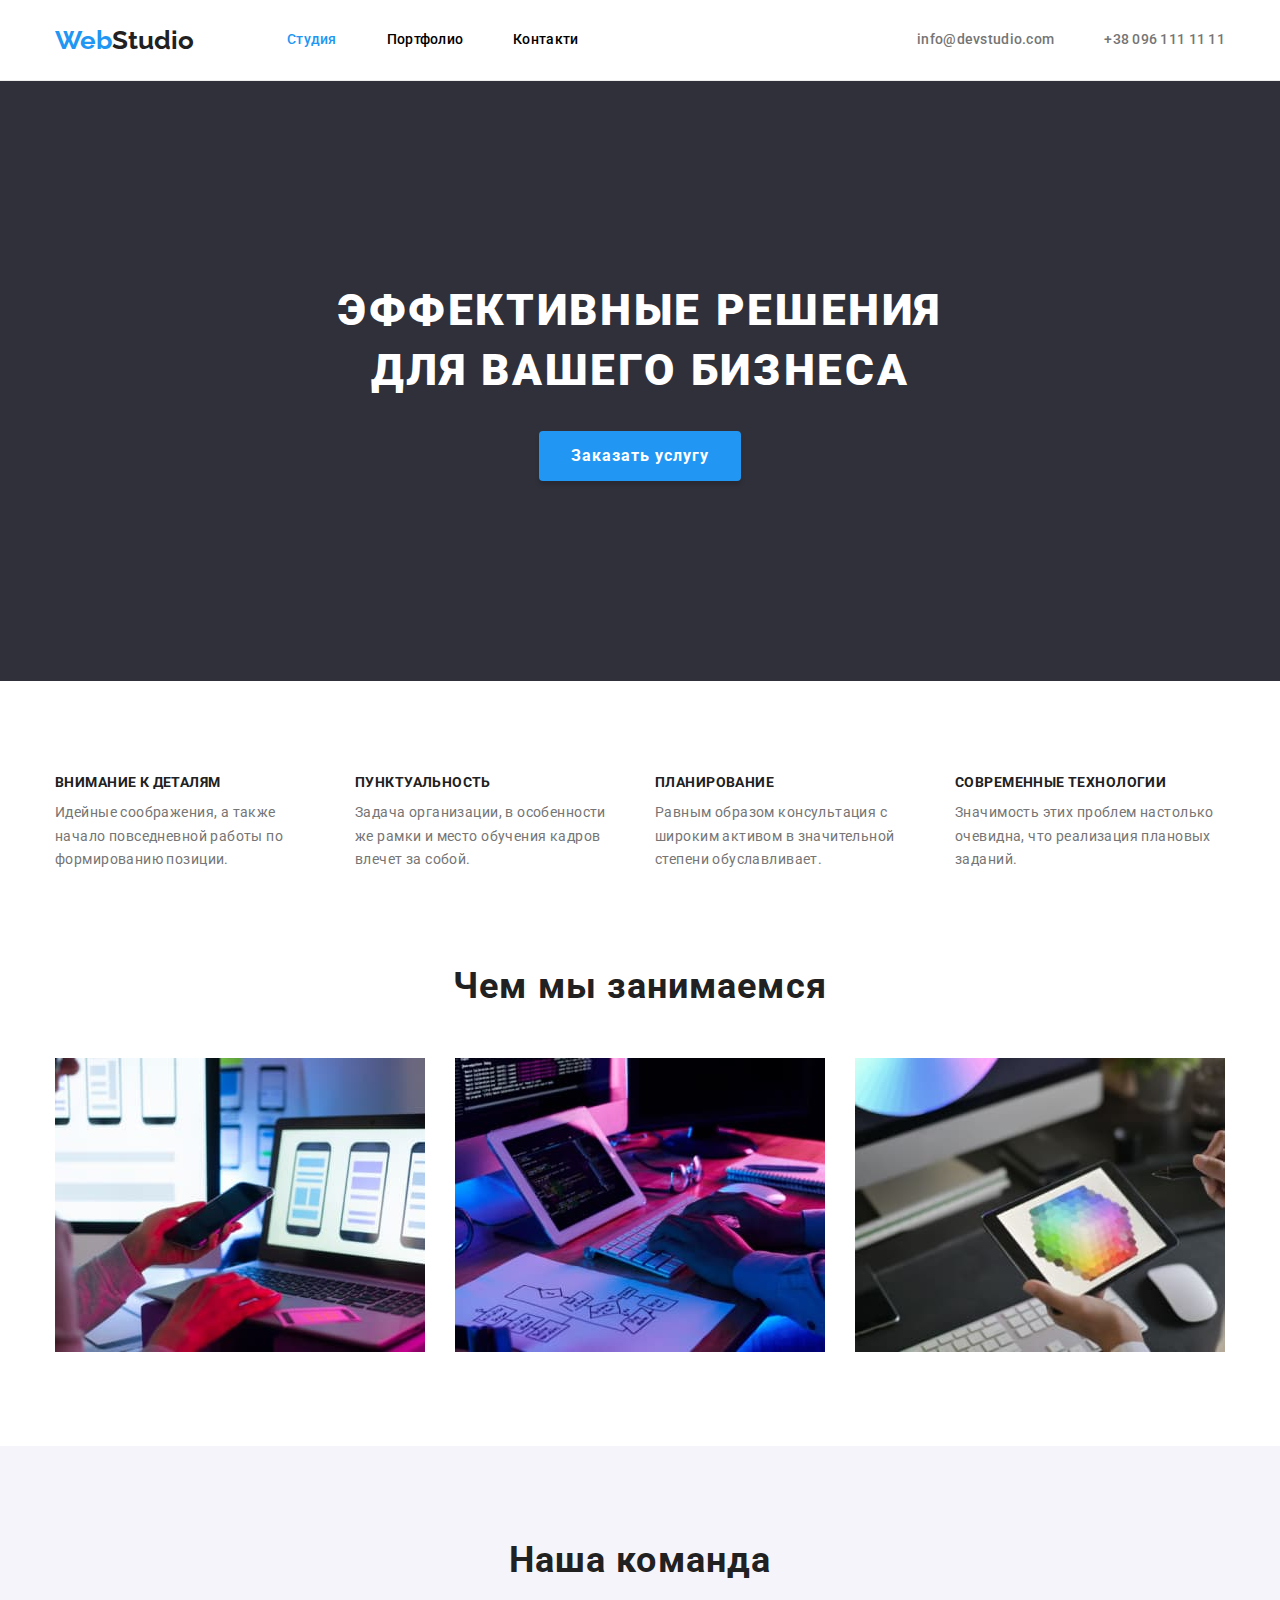
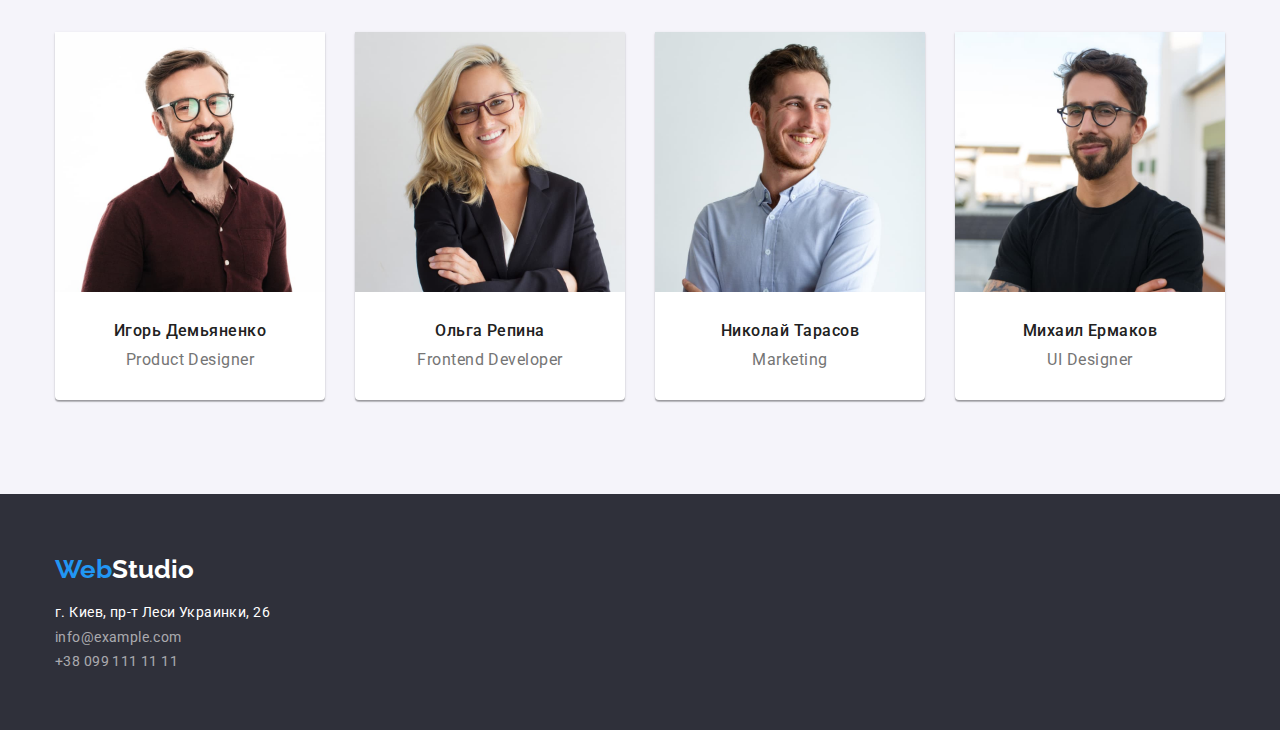
<file: index.html>
<!DOCTYPE html>
<html lang="ru">
  <head>
    <meta charset="UTF-8" />
    <meta http-equiv="X-UA-Compatible" content="IE=edge" />
    <meta name="viewport" content="width=device-width, initial-scale=1.0" />
    <title>Document</title>
    <link rel="preconnect" href="https://fonts.googleapis.com">
    <link rel="preconnect" href="https://fonts.gstatic.com" crossorigin>
    <link href="https://fonts.googleapis.com/css2?family=Raleway:wght@700&family=Roboto:wght@400;500;700;900&display=swap"
        rel="stylesheet">
        <link rel="stylesheet" 
        href="https://cdnjs.cloudflare.com/ajax/libs/modern-normalize/0.6.0/modern-normalize.min.css"/>
        <link rel="stylesheet" href="./css/styles.css">
  </head>
  <body>

        <header class="page-header">
          <div class="container">

            <nav class="header-nav">
              <a href="./index.html" class="logo-page-header" lang="en"><span class="web-logo">Web</span>Studio</a>
            
              <ul class="site-nav-list">
                <li class="nav-item"><a href="" class="link">Студия</a></li>
                <li class="nav-item"><a href="./portfolio.html" class="resume">Портфолио</a></li>
                <li class="nav-item"><a href=""class="contacts">Контакти</a></li>
              </ul>
            </nav>

            <ul class="site-nav2">
              <li class="nav-item2"><a href="mailto:info@devstudio.com" class="mail">info@devstudio.com</a></li>
              <li class="nav-item2"><a href="#" class="number">+38 096 111 11 11</a></li>
            </ul> 
          </div>
      </header>

      <main>
          <section class="section hero">
            <div class="container">
          <h1 class="hero-title">Эффективные решения для вашего бизнеса</h1>
          <button type="button" class="button-primary">Заказать услугу</button>
          </div>
          </section>
          <section class="section features"> 
            <div class="container">
              <h2 class="features-title-main"> Наше преимущество</h2>
              <ul class="features-list">
                  <li class="feature-item">
                      <h3 class="features-title">Внимание к деталям</h3>
                      <p class="title-list">Идейные соображения, а также начало повседневной работы по формированию позиции.</p>
                  </li>
                  <li class="feature-item">
                      <h3 class="features-title">Пунктуальность</h3>
                      <p class="title-list">Задача организации, в особенности же рамки и место обучения кадров влечет за собой.</p>
                  </li>
                  <li class="feature-item">
                      <h3 class="features-title">Планирование</h3>
                      <p class="title-list">Равным образом консультация с широким активом в значительной степени обуславливает.</p>
                  </li>
                  <li class="feature-item">
                      <h3 class="features-title">Современные технологии</h3>
                      <p class="title-list">Значимость этих проблем настолько очевидна, что реализация плановых заданий.</p>
                  </li>
              </ul>
              </div>
          </section>
          <section class="section work">
              <div class="container">
            <h2 class="work-title">Чем мы занимаемся</h2>
              <ul class="work-list">
                <li>
                <img class="img-class" src="./images/img1_1.jpg" width="370" height="294" alt="проектируем сайты">
                </li>
                <li>
                    <img  class="img-class" src="./images/img3.jpg" width="370" height="294" alt="сайты для любых девайсов">
                </li>
                <li>
                    <img class="img-class" src="./images/img2_1.jpg" width="370" height="294" alt="графическое оформление">
                </li>
            </ul>
            </div>
            </section>
            <section class="section staff">
              <div class="container">
            <h2 class="staff-title">Наша команда</h2>
             <ul class="staff-title-list">
             <li>
             <img src="./images/img3_1.jpg" width="270" height="260" alt="Игорь Демьяненко Product Designer">
             <h3 class="staff-list">Игорь Демьяненко</h3> 
             <p class="staff-position">Product Designer</p>
            </li>
             <li>
             <img src="./images/img4_1.jpg" width="270" height="260" alt="Ольга Репина Frontend Developer">
             <h3 class="staff-list">Ольга Репина</h3> 
             <p class="staff-position">Frontend Developer</p>
            </li>
             <li>
            <img src="./images/img5_1.jpg" width="270" height="260" alt="Николай Тарасов Marketing">
            <h3 class="staff-list">Николай Тарасов</h3> 
            <p class="staff-position">Marketing</p>
            </li>
            <li>
            <img src="./images/img6_1.jpg" width="270" height="260" alt="Михаил Ермаков Designer">
             <h3 class="staff-list">Михаил Ермаков</h3> 
             <p class="staff-position">UI Designer</p>
            </li>
            </ul>
            </div>
            </section>
    
      </main>
      <footer class="section footer ">
      <div class="container"> 
        <a href="./index.html" class="logo-footer" lang="en"><span class="web-logo">Web</span>Studio</a>
      <address>
      
         <ul class="footer-nav">
          <li class="footer-nav-li"><a href="https://goo.gl/maps/piqngm7oDQpEDh6u6" class="location" target="_blank" rel="noopener nofollow noreferrer">г. Киев, пр-т Леси Украинки, 26 </a></li> 
          <li class="footer-nav-li"><a href="mailto:info@example.com"class="footer-mail">info@example.com </a></li> 
          <li class="footer-nav-li"><a href="#"class="footer-number">+38 099 111 11 11 </a></li>
          </ul>
    
        </address>
        </div>

        
      </footer>
    
  </body>
</html>
</file>
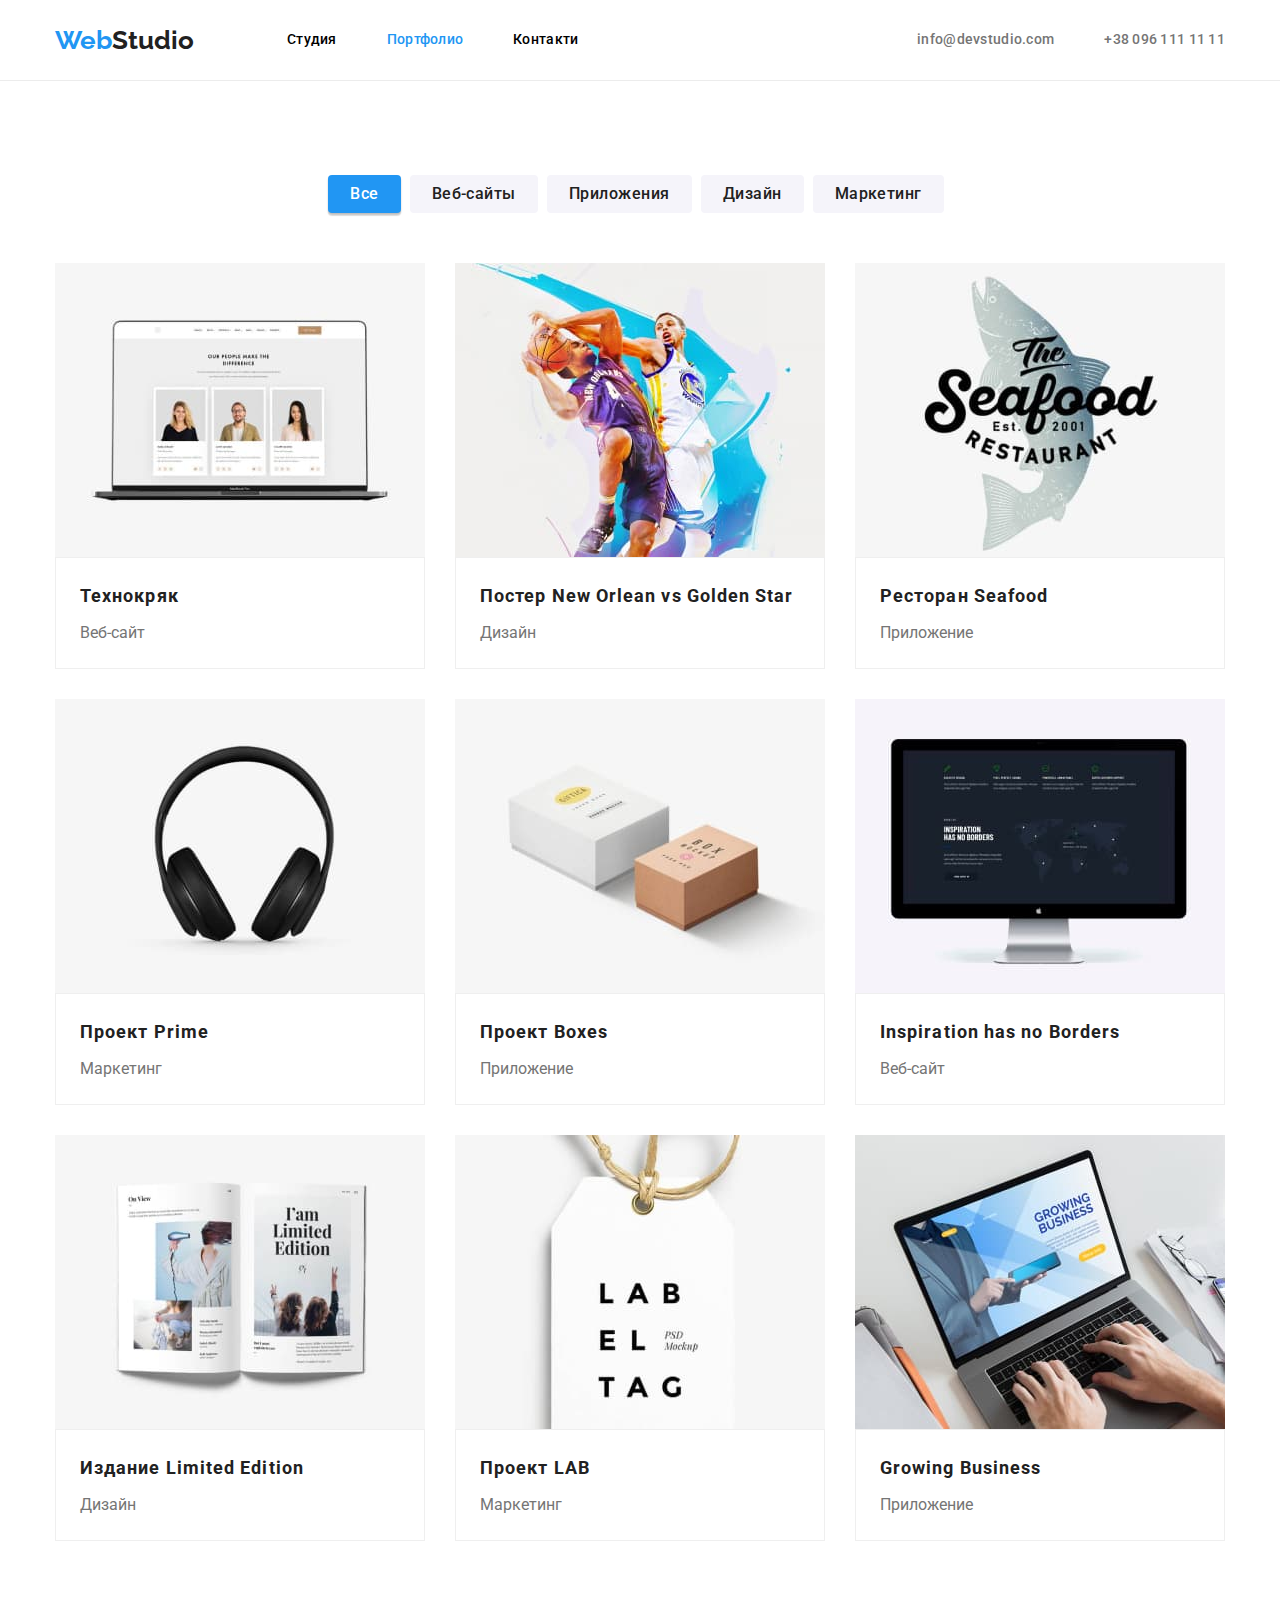
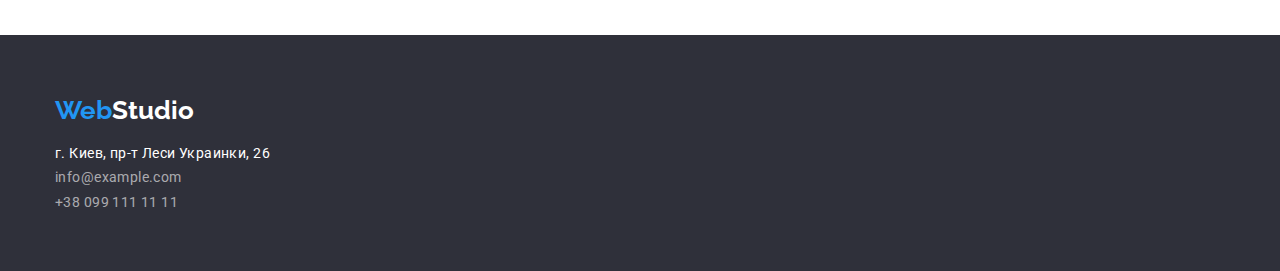
<file: portfolio.html>
<!DOCTYPE html>
<html lang="en">

<head>
    <meta charset="UTF-8">
    <meta http-equiv="X-UA-Compatible" content="IE=edge">
    <meta name="viewport" content="width=device-width, initial-scale=1.0">
    <title>Document</title>
    <link rel="preconnect" href="https://fonts.googleapis.com">
    <link rel="preconnect" href="https://fonts.gstatic.com" crossorigin>
    <link
        href="https://fonts.googleapis.com/css2?family=Raleway:wght@700&family=Roboto:wght@400;500;700;900&display=swap"
        rel="stylesheet">
    <link rel="stylesheet"
        href="https://cdnjs.cloudflare.com/ajax/libs/modern-normalize/0.6.0/modern-normalize.min.css" />
    <link rel="stylesheet" href="./css/styles.css">
</head>

<body>
    <header class="page-header">

        <div class="container">

            <nav class="header-nav">
                <a href="./index.html" class="logo-page-header" lang="en"><span class="web-logo">Web</span>Studio</a>

                <ul class="site-nav-list">
                    <li class="nav-item"><a href="./index.html" class="link2">Студия</a></li>
                    <li class="nav-item"><a href="" class="resume2">Портфолио</a></li>
                    <li class="nav-item"><a href="" class="contacts">Контакти</a></li>
                </ul>
            </nav>

            <ul class="site-nav2">
                <li class="nav-item2"><a href="mailto:info@devstudio.com" class="mail2">info@devstudio.com</a></li>
                <li class="nav-item2"><a href="#" class="number">+38 096 111 11 11</a></li>
            </ul>

        </div>

    </header>
    <main>
        <section class="section portfolio">

            <div class="container">

                <h1 class="visually-hidden">Портфолио</h1>

                <ul class="button-port">
                    <li class="button-port-item"><button type="button" class="button-list active">Все</button></li>
                    <li class="button-port-item"><button type="button" class="button-list">Веб-сайты</li>
                    <li class="button-port-item"><button type="button" class="button-list">Приложения</li>
                    <li class="button-port-item"><button type="button" class="button-list">Дизайн</li>
                    <li class="button-port-item"><button type="button" class="button-list">Маркетинг</li>
                </ul>
            
            
                <ul class="offers">
                    <li class="offers-item"><img src="./images/img7.jpg" class="" width="370" height="294"
                            alt="Технокряк">
                        <div class="card-border">
                            <h3 class="work-title2">Технокряк</h3>
                            <p class="work-list2">Веб-сайт</p>
                        </div>
                    </li>


                    <li class="offers-item"><img src="./images/img8.jpg" class="" width="370" height="294"
                            alt="Постер New Orlean vs Golden Star">
                        <div class="card-border">
                            <h3 class="work-title2">Постер New Orlean vs Golden Star</h3>
                            <p class="work-list2">Дизайн</p>
                        </div>
                    </li>

                    <li class="offers-item"><img src="./images/img9.jpg" class="" width="370" height="294"
                            alt="Ресторан Seafood">
                        <div class="card-border">
                            <h3 class="work-title2">Ресторан Seafood</h3>
                            <p class="work-list2">Приложение</p>
                        </div>
                    </li>

                    <li class="offers-item"><img src="./images/img10.jpg" class="" width="370" height="294" alt="Проект Prime">
                        <div class="card-border">
                            <h3 class="work-title2">Проект Prime</h3>
                            <p class="work-list2">Маркетинг</p>
                        </div>
                    </li>

                    <li class="offers-item"><img src="./images/img11.jpg" class="" width="370" height="294" alt="Проект Boxes">
                        <div class="card-border">
                            <h3 class="work-title2">Проект Boxes</h3>
                            <p class="work-list2">Приложение</p>
                        </div>
                    </li>

                    <li class="offers-item"><img src="./images/img12.jpg" class="" width="370" height="294"
                            alt="Inspiration has no Borders">
                        <div class="card-border">
                            <h3 class="work-title2">Inspiration has no Borders</h3>
                            <p class="work-list2">Веб-сайт</p>
                        </div>
                    </li>

                    <li class="offers-item"><img src="./images/img13.jpg" class="" width="370" height="294"
                            alt="Издание Limited Edition">
                        <div class="card-border">
                            <h3 class="work-title2">Издание Limited Edition</h3>
                            <p class="work-list2">Дизайн</p>
                        </div>
                    </li>

                    <li class="offers-item"><img src="./images/img14.jpg" class="" width="370" height="294" alt="Проект LAB">
                        <div class="card-border">
                            <h3 class="work-title2">Проект LAB</h3>
                            <p class="work-list2">Маркетинг</p>
                        </div>
                    </li>

                    <li class="offers-item"><img src="./images/img15.jpg" class="" width="370" height="294"
                            alt="Growing Business">
                        <div class="card-border">
                            <h3 class="work-title2">Growing Business</h3>
                            <p class="work-list2">Приложение</p>
                        </div>
                    </li>
                </ul>
            </div>
        </section>
    </main>
    <footer class="section footer">
        <div class="container">
            <a href="./index.html" class="logo-footer" lang="en"><span class="web-logo">Web</span>Studio</a>
            <address>
                <ul class="footer-nav">
                    <li class="footer-nav-li"><a href="https://goo.gl/maps/piqngm7oDQpEDh6u6" class="location"
                            target="_blank" rel="noopener nofollow noreferrer">г. Киев, пр-т Леси Украинки, 26 </a></li>
                    <li class="footer-nav-li"><a href="mailto:info@example.com" class="footer-mail">info@example.com
                        </a></li>
                    <li class="footer-nav-li"><a href="#" class="footer-number">+38 099 111 11 11 </a></li>
                </ul>
            </address>
        </div>
    </footer>
    </div>
</body>

</html>
</file>
<file: css/styles.css>
:root {
    --primary-text-color:#757575;
    --title-text-color:#212121;
    --accent-color:#2196F3;
    --primary-bcg-color:#FFFFFF;
    --primary-bcg-accent-color:#2196F3;
    --font-family:'Relaway',sans-serif;
    --font-family: 'Roboto',sans-serif;
}

*,
*::before,
*::after{
box-sizing: inherit;
box-sizing: border-box;
}
.container{
    width: 1200px;
    padding-left: 15px;
    padding-right: 15px;
    margin: 0 auto ;
}

.page-header .container{
    display: flex;
}


ul{
    margin: 0px;
    padding: 0px;
}
a{
    display: inline-block;
}
/*body*/
body {
    background-color:var(--primary-bcg-color);
    color: var(--primary-text-color);
    font-family: 'Roboto', sans-serif;
    font-size: 14px;
    line-height: 1.14;
}
html {
    box-sizing: border-box;
}

*,
*::after,
*::before {
    box-sizing: inherit;
}

/* Стили для обнуления верхних отступов у элементов */
h1,
h2,
h3,
h4,
h5,
h6,
p {
    margin-top: 0;
}

/* Класс для обнуления базовых свойств у списков (ul) */
.list {
    list-style: none;
    padding-left: 0;
    margin: 0;
}

/* Класс для обнуления базовых свойств у ссылок */
.link {
    text-decoration: none;
    color: inherit;
}

/* Свойства для корректного отображения картинок */
img {
    display: block;
    max-width: 100%;
    height: auto;
}

/* Свойства для обнуления курсива у address */

address {
    font-style: normal;
}

.page-header {
    background:var(--primary-bcg-color);
    border-bottom: 1px solid #ECECEC;
  
    
}
.header-nav{
    display: flex;
     align-items: center;
     margin-right: auto;

}

.visually-hidden {
    position: absolute;
    width: 1px;
    height: 1px;
    margin: -1px;
    border: 0;
    padding: 0;
    white-space: nowrap;
    clip-path: inset(100%);
    clip: rect(0 0 0 0);
    overflow: hidden;
}

.logo-page-header {
        font-family: 'Raleway';
        color:var(--title-text-color);
        font-weight: 700;
        font-style: normal;
        font-size: 26px;
        line-height: 1.19;
        text-decoration: none;
        margin: 0;
        margin-right: 93px;
    }
    .logo-footer {
        font-family: 'Raleway';
        color:var(--primary-bcg-color);
        font-weight: 700;
        font-style: normal;
        font-size: 26px;
        line-height: 1.19;
        text-decoration: none;
        margin-bottom: 20px;
        

    }

    .web-logo{
        color: var(--accent-color);
        font-style: normal;
        font-weight: 700;
        font-size: 26px;
        line-height: 1.19;
        text-decoration: none;

    }

/* site-nav */
.site-nav-list{
display: flex;

}


.site-nav2{
display: flex;
margin-left: 0;

    }
    .nav-item{
        margin-left: 50px;
    }
    .nav-item:first-child{
        margin:0;
    }
   
    
    .header-box1{
        display: flex;
        align-items: center;
    }
    .header-box2{
        margin-left: auto;
    }

    .nav-item2{
    margin-left: 50px;

    }
    .nav-item2:first-child{
        margin-left: 0;
    }

.button-port{
    display: flex;
    margin-right: 8px;
    justify-content: center;
    margin-bottom: 50px;

}
.button-port-item{
    display: flex;
    flex-direction: row;

}
.link{
    color:#2196F3;
    text-decoration: none;
    letter-spacing: 0.02em;
    font-weight: 500;
    padding-top: 32px;
    padding-bottom: 32px;

}
.link:hover,:focus {
    color:var(--title-text-color);
    
}
.link2{
    color:black;
    text-decoration: none;
    letter-spacing: 0.02em;
    font-weight: 500;
    line-height: 1.14;
     padding-top: 32px;
     padding-bottom: 32px;
}
.link2:hover,:focus{
    color: var(--accent-color)

}
.resume {
    color:black;
    text-decoration: none;
    font-weight: 500;
    font-size: 14px;
    line-height: 1.14;
    letter-spacing: 0.02em;
    padding-top: 32px;
    padding-bottom: 32px;}
  
.resume:hover,:focus{
    color:var(--accent-color);
}
.resume2{
    color: #2196F3;
    text-decoration: none;
    letter-spacing: 0.02em;
    font-weight: 500;
    line-height: 1.14;
    padding-top: 32px;
    padding-bottom: 32px;


}
.resume2:hover,:focus{
    color:var(--title-text-color);
}
.contacts{
    color:black;
    text-decoration: none;
    font-weight: 500;
    letter-spacing: 0.02em;
    line-height: 1.14;
    padding-top: 32px;
    padding-bottom: 32px;
    }


.contacts:hover,:focus{
    color:var(--accent-color)
}
.mail{
    color:#757575; 
    text-decoration: none;
    font-weight: 500;
    letter-spacing: 0.02em;
    line-height: 1.14;
    padding-top: 32px;
     padding-bottom: 32px;

}

.mail:hover,:focus{ 
    color:#2196F3;
    
}
.mail2{
    color: #757575;
    text-decoration: none;
    font-weight: 500;
    letter-spacing: 0.02em;
    line-height: 1.14;
    padding-top: 32px;
    padding-bottom: 32px;
}


.number{
    color:#757575;
    text-decoration: none;
    font-weight: 500;
    letter-spacing: 0.02em;
    font-style: normal;
    line-height: 1.14;
    padding-top: 32px;
    padding-bottom: 32px;
}

    


/*hero*/
.hero-title,.features-title, .work-title, .staff-title{
    color: var(--title-text-color);
}
.section.hero {

    background-color: #2F303A;
    color: var (--primary-text-color);
    font-style: normal;
    text-align: center;
    padding: 200px 0;
}
.portfolio-section{
    background-color:var(--primary-bcg-color);
    padding: 94px 0;

}

.hero-title{
    max-width: 696px;
    font-size: 44px;
    line-height:1.36;
    text-align: center;
    letter-spacing: 0.06em;
    color: var(--primary-bcg-color);
    text-transform: uppercase;
    margin-left: auto;
    margin-right: auto;
    font-weight: 900;
    margin-bottom: 30px;
    
}
 .title-list{
     font-family:Roboto;
     font-style: normal;
     font-weight: normal;
     letter-spacing: 0.03em;
     margin-bottom: 0;

}
.title-list:first-child{
    margin: 0px;
}


/*features*/
.section.features{
    flex-direction: row;
    background:#FFFFFF;
    padding: 94px 0;
    text-align: center;
    column-gap: 30px;
}

.features-title-main{
    opacity: 0; 
    display: none;
}
.features-title{
    font-size: 14px;
    line-height: 1.14;
    letter-spacing: 0.03em;
    text-transform: uppercase;
    font-family: 'Roboto';
    font-style: normal;
    font-weight: 700;
    outline: 0;
    outline-offset: 0;
    display: block;
     margin-bottom: 10px;
    margin-top: 0px;
    text-align: left;
    color:var(--title-text-color);
    
}
.title-list{
    font-size: 14px;
    line-height: 1.71;
    letter-spacing: 0.03em;
    text-align: left;
    color:var(--primary-text-color);
}
.features-list{
    display: flex;
    text-align: center;
    padding-left: 0;
    column-gap: 30px;

}
.features-list:last-child{
    margin-right: 0;
}
.feature-item{
    width: 270px;
}

/* work*/
.section{
    padding-top: 94px;
    padding-bottom: 94px;
}
.section.work{
    padding-top: 0;
}


.work-title{
    font-weight: 700px;
    font-size: 36px;
    line-height: 1.16;
    text-align: center;
    letter-spacing: 0.03em;
    color: #212121;
    margin: 0 auto 50px;

}
/*work2*/
.work-title2{ 
    font-style: normal;
    font-weight: 700;
    font-size: 18px;
    line-height: 2;
    color: #212121;
    letter-spacing: 0.06em;
    margin-bottom: 4px;
    
}
.work-list2{
    font-style: normal;
    font-weight: 400;
     font-size: 16px;
    line-height: 1.87;
    color:var(--primary-text-color);
    margin-bottom:0;
    
}
.work-list{
    display: flex;
    justify-content: space-between;
    padding-left: 0;
    column-gap: 30px;
}


/*staff*/
.section.staff{
    background-color:#F5F4FA;
    padding-top: 94px;
    padding-bottom: 94px;
}

.staff-title{
    color: var(--title-text-color);
    font-size: 36px;
    font-weight: 700px;
    line-height: 1.16;
    text-align: center;
    letter-spacing: 0.03em;
    margin-bottom: 50px;
    margin-top: 0%;
}
.staff-list{
    font-size: 16px;
    font-weight: 500;
    line-height: 1.18;
    color:var(--title-text-color);
    letter-spacing: 0.03em;
    margin-top: 0;
    margin-bottom: 0;
    padding-top: 30px;

}
.staff-position{
    font-size: 16px;
    line-height: 1.18;
    letter-spacing: 0.03em;
    margin-top: 0;
    margin-bottom: 0;
    margin-top: 10px;
    padding-bottom: 30px;
}
.staff-title-list{
    display: flex;
    text-align: center;
   padding-left: 0;
    column-gap: 30px;
    margin-top: 0;
    margin-bottom: 0;

    
}
.staff-title-list:last-child {   
column-gap: 30px;
}

.staff-title-list li{
    background: #FFFFFF;
     box-shadow: 0px 1px 3px rgba(0, 0, 0, 0.12), 0px 1px 1px rgba(0, 0, 0, 0.14), 0px 2px 1px rgba(0, 0, 0, 0.2);
     border-radius: 0px 0px 4px 4px;
     
}

/*button*/

.button-primary{
    background :var(--accent-color);
    color:var(--primary-bcg-color);
    box-shadow: 0px 4px 4px rgba(0, 0, 0, 0.15);
    border-radius: 4px;
    font-style: normal;
    font-weight: 700;
    font-size: 16px;
    line-height: 1.87px;
    letter-spacing: 0.06em;
    padding: 10px 32px;
    border:none;
    cursor: pointer;
    height: 50px;
   
    
   
}
.button-primary:hover,:focus { 
    color:var(--title-text-color);
}
ul{
    list-style: none;
}

.button-port-item{
    display: flex;
    margin-right: 9px;
}
.button-port-item:last-child{
    margin-right: 0;
}

.button-list{
    font-family: inherit;
        font-weight: 500;
        font-size: 16px;
        line-height: 1.62;
        color:var(--title-text-color);
        background: #F5F4FA;
        border: none;
        border-radius: 4px;
        padding: 6px 22px;
        border: 1 solid transparent;
        text-align: center;
        letter-spacing: 0.03em;
        cursor: pointer;
    
}
.button-list:hover,
.button-list:focus {
    background-color:var(--primary-bcg-accent-color);
    color: var(--title-text-color);
    color: var(--primary-bcg-color);
}
.button-list.active{
    background: var(--accent-color);
    text-align: center;
    letter-spacing: 0.03em;
    color: var(--primary-bcg-color);
    font-style: normal;
    font-weight: 500;
    font-size: 16px;
    line-height: 1.62;
    border-radius: 4px;
    padding: 6px 22px;
    cursor: pointer;
    box-shadow: 0px 3px 1px rgba(0, 0, 0, 0.1),
     0px 1px 2px rgba(0, 0, 0, 0.08),
    0px 2px 2px rgba(0, 0, 0, 0.12);


    }
    .button-list.active:hover,
    .button-list.active:focus {
color: var(--title-text-color)
    }
   
    


/*footer*/
.section.footer{
padding: 60px 0;
 background-color: #2F303a;
 
}

.footer-nav{
    display: block;
   padding-left: 0;

}
.footer-nav-li{
    margin-bottom: 9px;
    
}
.footer-nav-li:last-child{
    margin-bottom: 0;
}

.footer-mail{
    color: rgba(255, 255, 255, 0.6);
    letter-spacing: 0.03em;
    font-style: normal;
    font-weight: 400;
    text-decoration: none;
    
}
.footer-mail:hover,:focus{
    color:var(--primary-text-color);
}


.footer-number{
    font-style: normal;
    font-weight: 400;
    letter-spacing: 0.03em;
    color: rgba(255, 255, 255, 0.6);
    text-decoration: none;
    
   
    }
    .footer-number:hover,
    :focus
    {color:var(--primary-text-color) ;}


.location{
    color:#FFFFFF;
    font-style: normal;
    text-decoration: none;
   letter-spacing: 0.03em;

}
.section.portfolio{
    padding-top: 94px;
    padding-bottom: 94px;

}
.offers {
    display: flex;
    flex-wrap: wrap;
    margin-right: auto;
    margin-bottom: auto;
    margin-top: 50px;
    justify-content: space-around;
    align-items: center;
    column-gap: 30px;
}

.offers-item {
    flex-basis: calc(100%-90px)/3;
    margin-bottom: 30px;
}
.offers-item:nth-last-child(-n+3){margin-bottom: 0;
}
.card-border{
    border: 1px solid #eeee;
    padding: 20px 24px;
    
}
</file>
